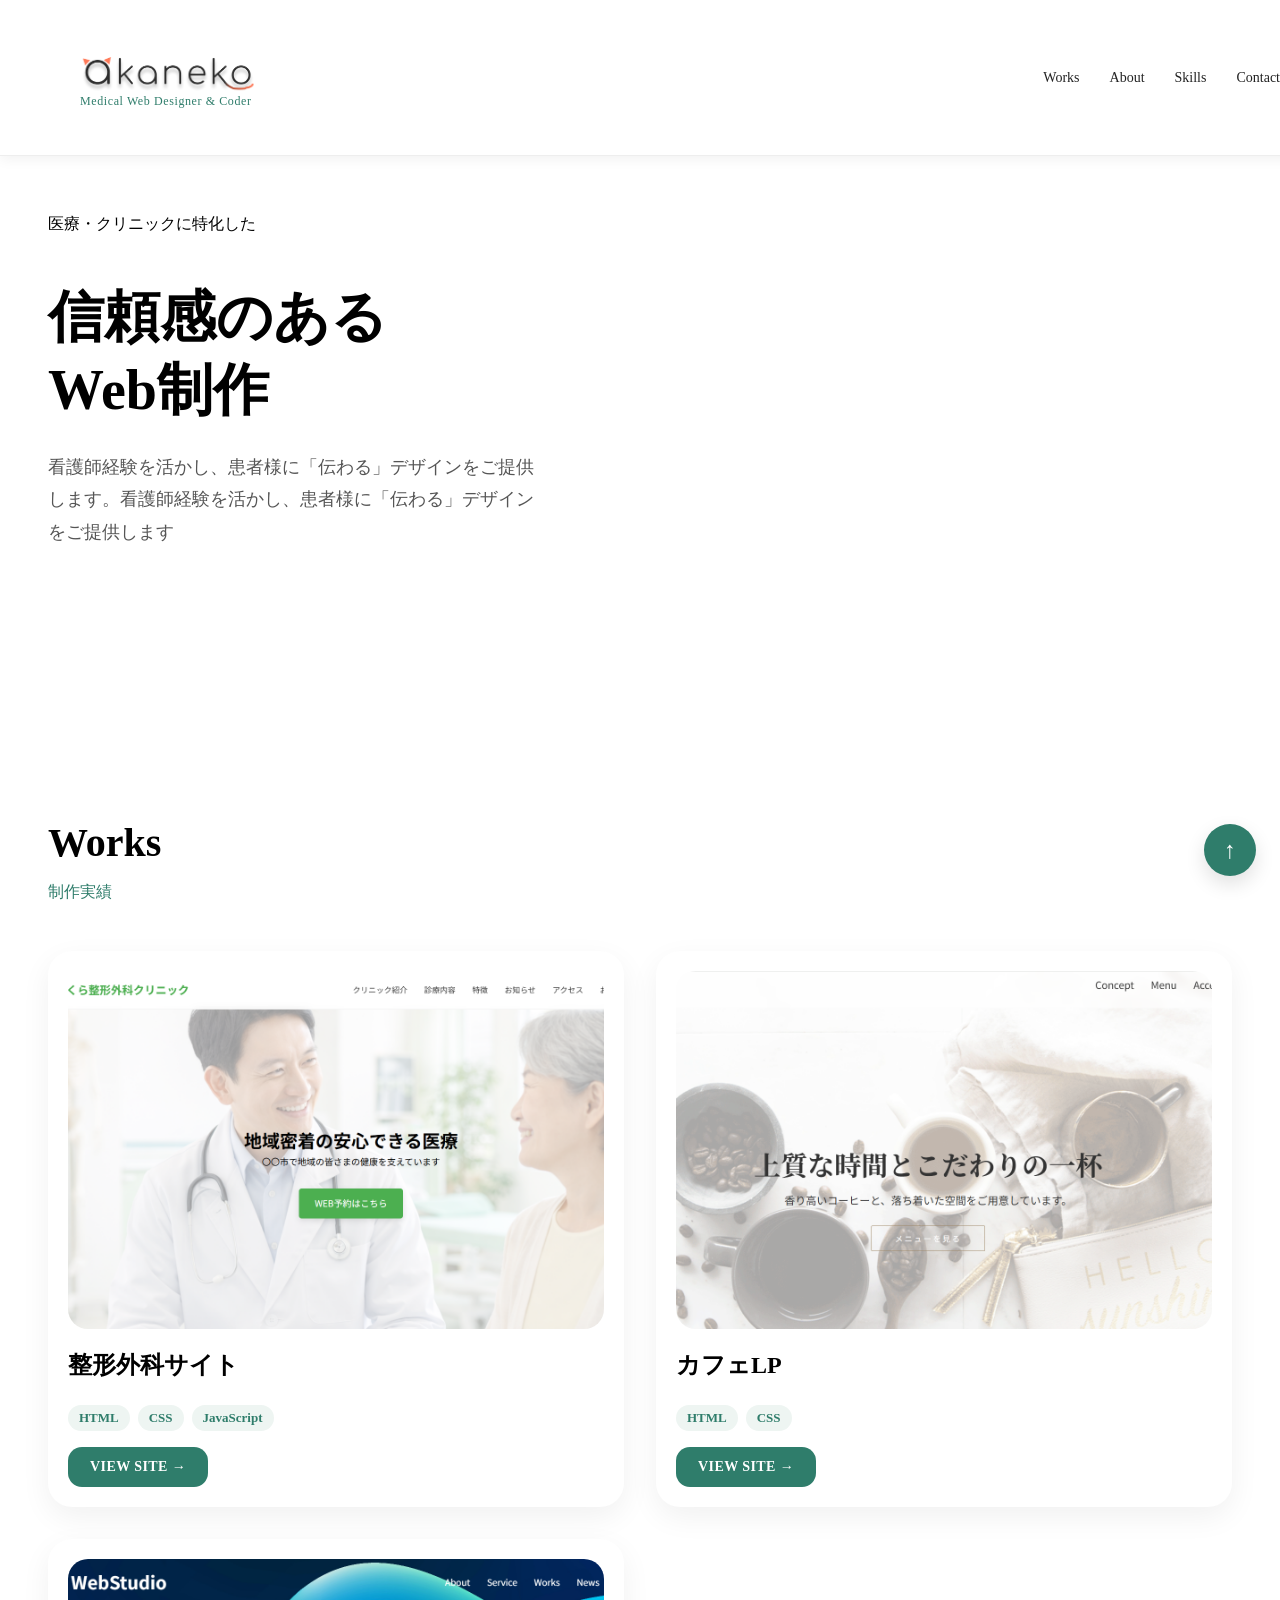
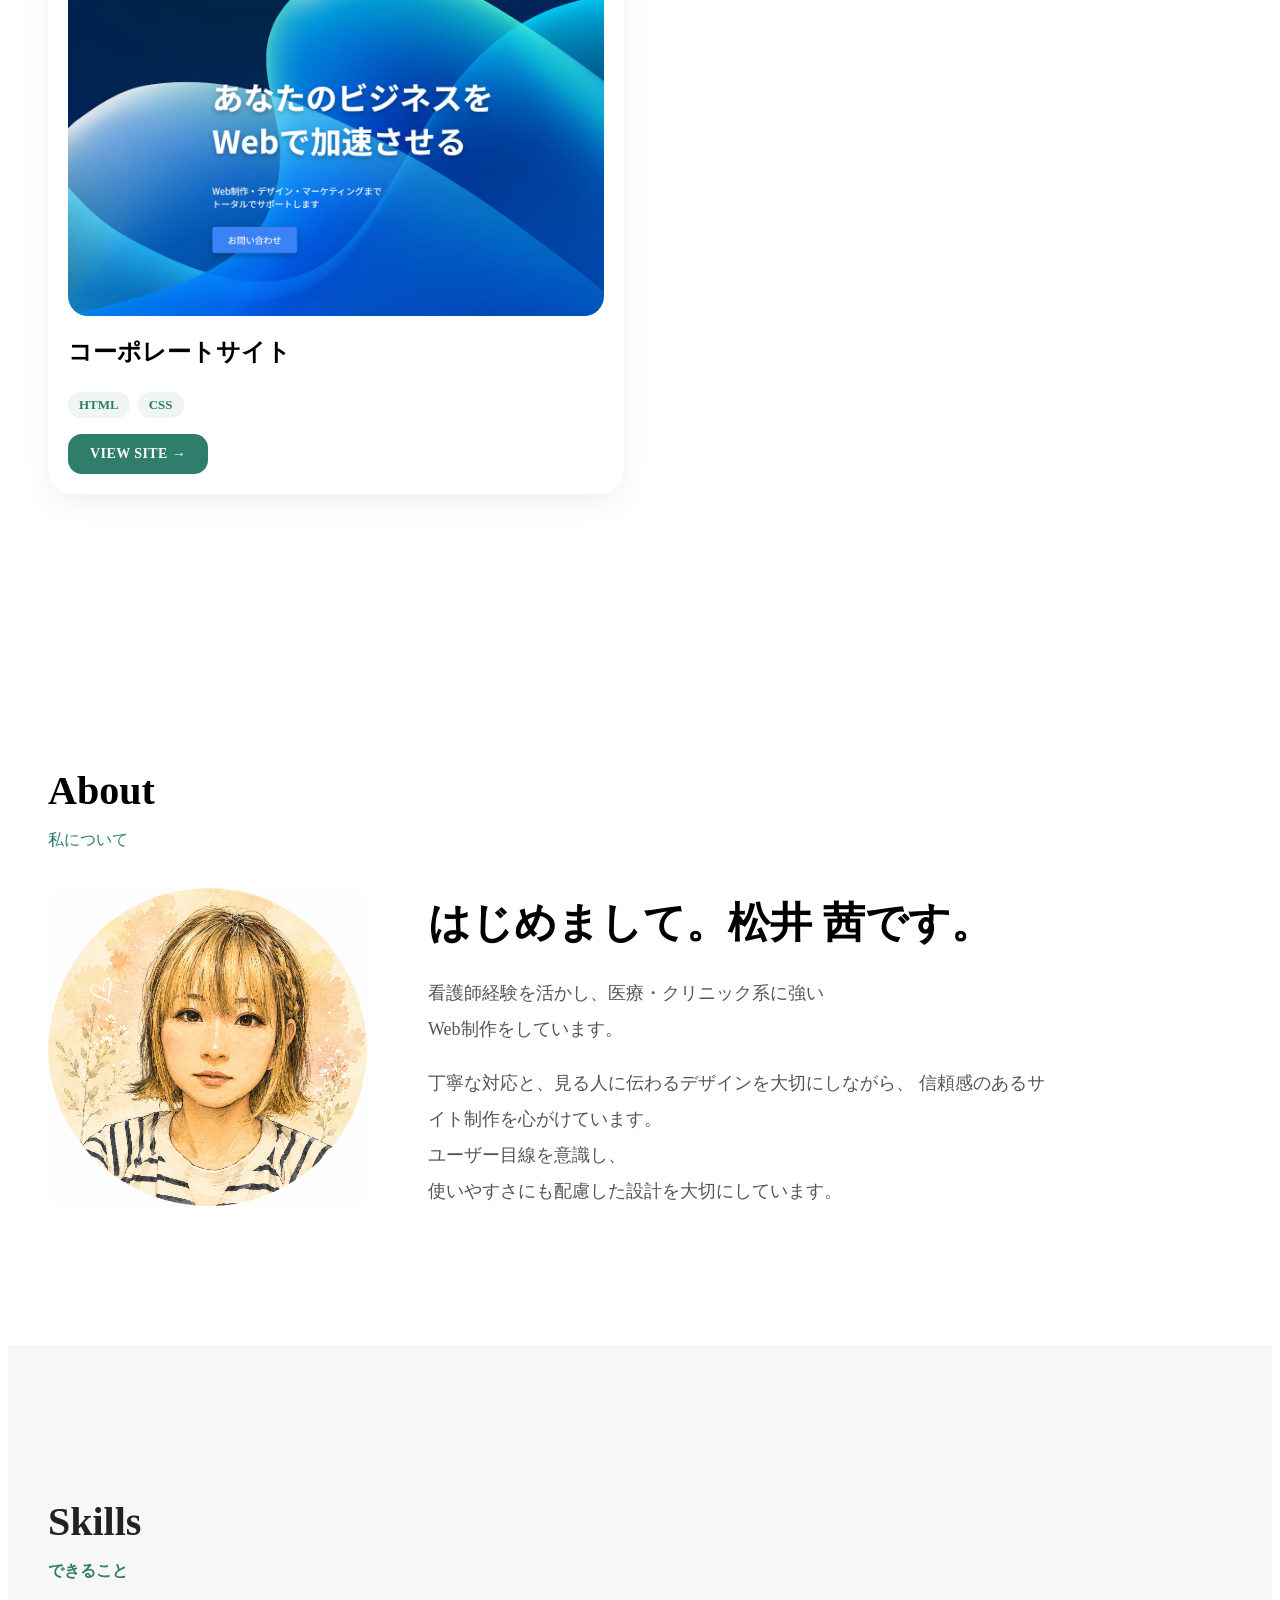
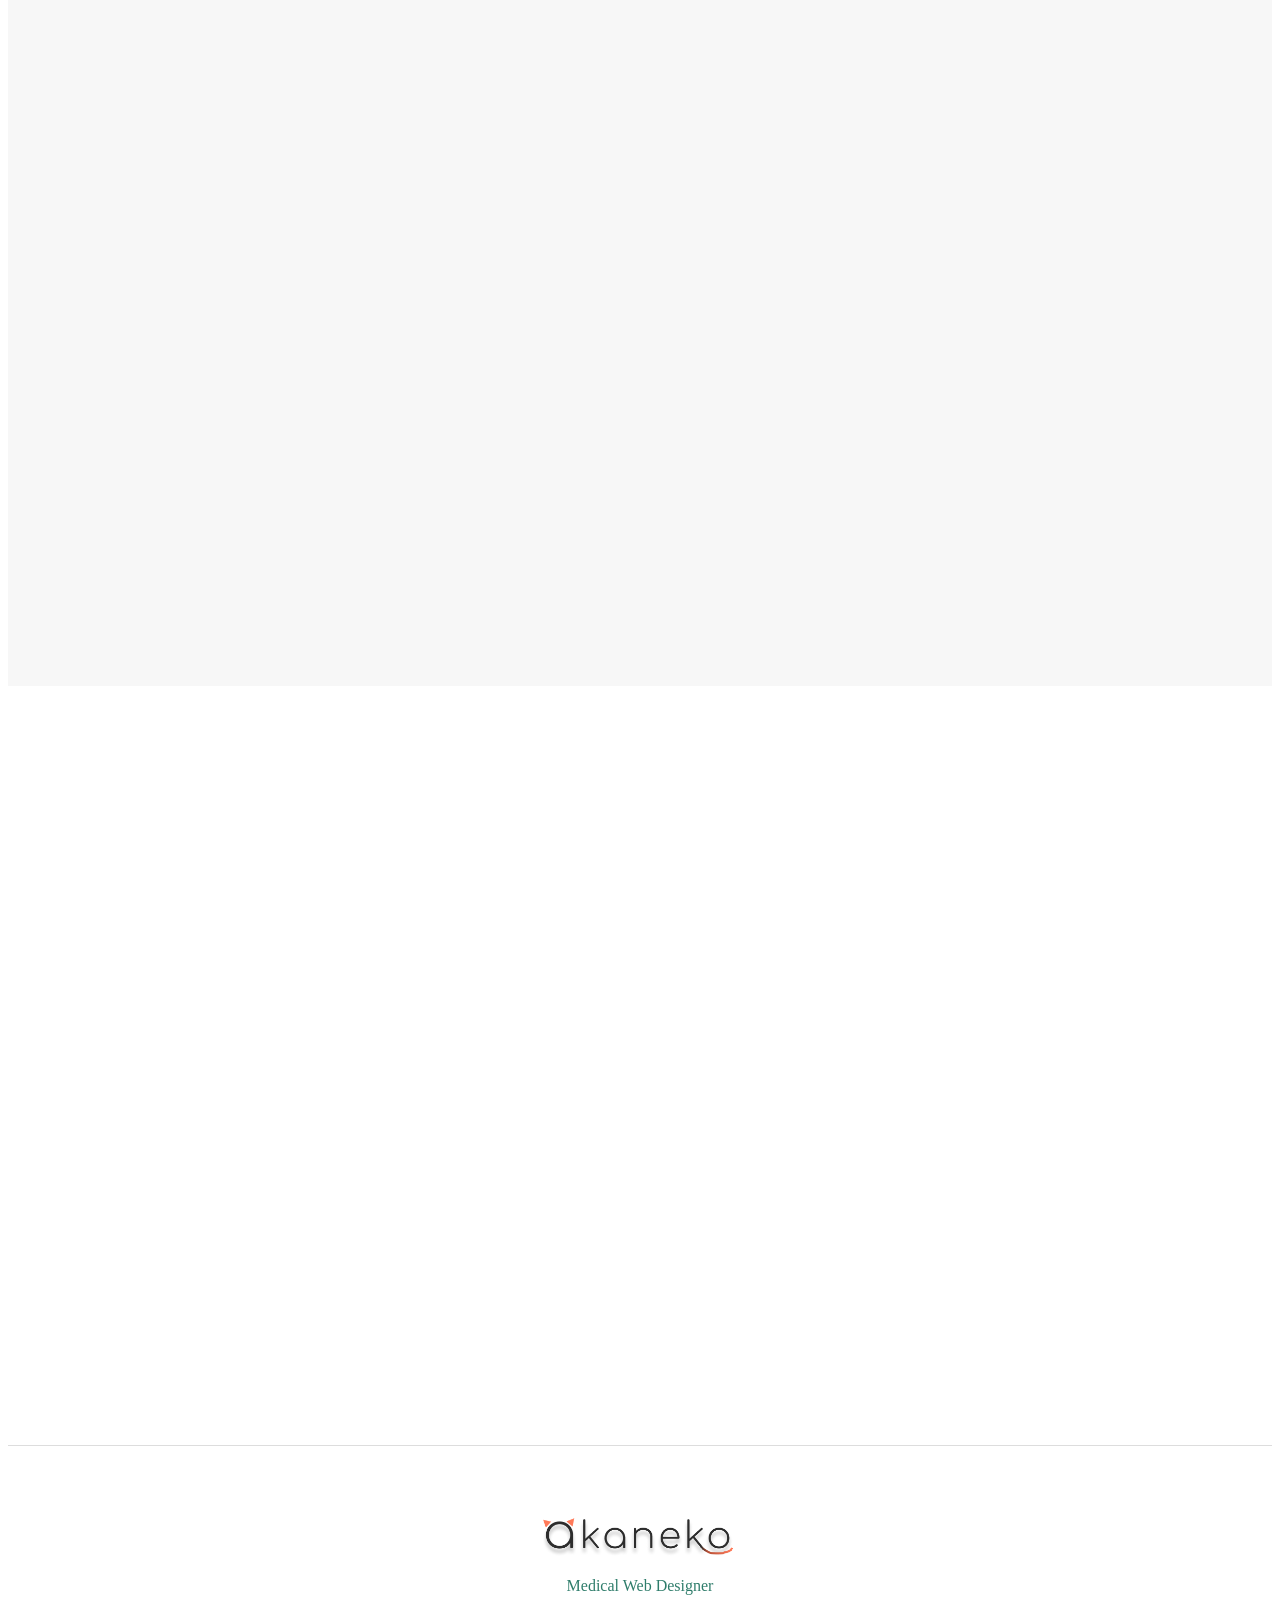
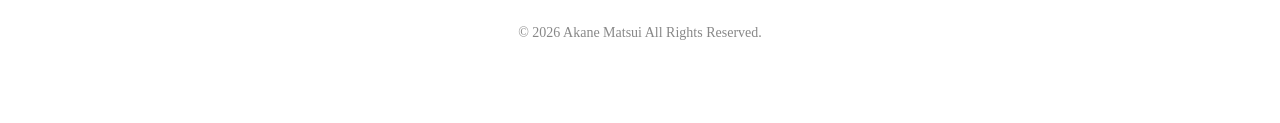
<file: index.html>
<!DOCTYPE html>
<html lang="ja">
  <head>
    <meta charset="UTF-8">
    <meta name="viewport" content="width=device-width, initial-scale=1.0">
    <title>portfolio | Akane Matsui</title>
    <link rel="stylesheet" href="css/style.css">
  </head>

  <body>
    <div id="top"></div>

    <!-- ヘッダー -->
  <header class="header">
    <div class="header-inner"> 

      <!-- ロゴ -->
      <div class="logo">
        <img src="img/logo_akaneko_light.png" alt="akanekoロゴ">
        <p class="logo-sub">Medical Web Designer & Coder</p>
      </div>   

      <button class="menu-btn">☰</button>

      <!-- ナビ -->
      <nav class="nav">
        <ul class="nav-list">
          <li><a href="#works">Works</a></li>
          <li><a href="#about">About</a></li>
          <li><a href="#skills">Skills</a></li>
          <li><a href="#contact">Contact</a></li>
        </ul>
      </nav> 

    </div>

  </header> 

    <!-- メイン -->
    <main>
       <section class="fv">
        <div class="fv-text">
          <p class="lead">医療・クリニックに特化した</p>
          <h1>信頼感のある<br>Web制作</h1>
          <p class="fv-sub" id="typing-text">看護師経験を活かし、患者様に「伝わる」デザインをご提供します。</p>
        </div> 

        <div class="fv-img">
            <img src="./img/fv.jpg" alt="医療web制作イメージ">
        </div>
      </section>

      <section id="works" class="works fade-up">
        <h2 class="section-title">Works</h2>
        <p class="section-sub">制作実績</p>

        <div class="works-list">

        
         <article class="work-card fade-up"> 
          
          <img src="./img/スクリーンショット 2026-04-19 014953.png" alt="クリニックサイト画像">
          <h3>整形外科サイト</h3>

          <div class="work-tags">
            <span>HTML</span>
            <span>CSS</span>
            <span>JavaScript</span>
          </div>

          <a href="./clinic/sakura_index.html"  
             class="work-btn"
             target="_blank">view site →
          </a>
         </article>
         
         <article class="work-card fade-up">
          
          <img src="./img/スクリーンショット 2026-04-19 015025.png" alt="カフェサイト画像">
          <h3>カフェLP</h3>

          <div class="work-tags">
            <span>HTML</span>
            <span>CSS</span>
          </div>
          <a href="./cafe/index.html"
             class="work-btn"
             target="_blank">view site →
          </a>
         </article>

         <article class="work-card fade-up">
         
          <img src="./img/スクリーンショット 2026-04-19 014937.png" alt="コーポレート画像">
          <h3>コーポレートサイト</h3>

          <div class="work-tags">
            <span>HTML</span>
            <span>CSS</span>
          </div>
          <a href="./corporate/index.html" class="work-btn"
             target="_blank">view site →
          </a>
          </article>
         

        </div>
      </section>

      <section id="about" class="about fade-up">

            <h2 class="section-title">About</h2>
            <p class="section-sub">私について</p>

        <div class="about-inner">

          <div class="about-img">
            <img src="./img/akaneko_10mb.png" alt="プロフィール画像">
          </div>

          <div class="about-text">
              <h3>はじめまして。松井 茜です。</h3>

            <p>看護師経験を活かし、医療・クリニック系に強い<br>
            Web制作をしています。</p>

            <p>丁寧な対応と、見る人に伝わるデザインを大切にしながら、
              信頼感のあるサイト制作を心がけています。<br>
              ユーザー目線を意識し、<br>使いやすさにも配慮した設計を大切にしています。
            </p>
          </div>

        </div>
      </section>

      <section id="skills" class="skills fade-up">

        <h2 class="section-title">Skills</h2>
        <p class="section-sub">できること</p>

        <div class="skills-list">

          <div class="skills-card fade-up">HTML / CSS</div>
          <div class="skills-card fade-up">JavaScript</div>
          <div class="skills-card fade-up">WordPress</div>
          <div class="skills-card fade-up">Figma</div>
          <div class="skills-card fade-up">Responsive Design</div>
          <div class="skills-card fade-up">GitHub</div>

        </div>
      </section>

      <section id="contact" class="contact fade-up">
        <h2 class="section-title">Contact</h2>
        <p class="section-sub">お問い合わせ</p>

        <div class="contact-box">
          <p class="contact-text">
            ご相談・ご依頼はお気軽にお問合せください。<br>
            医療・クリニック系サイト制作も承っております。
          </p>

          <a href="mailto:akane167512@gmail.com" class="contact-btn">
            お問い合わせ
          </a>
        </div>
      </section>


    </main>

    <!-- フッター -->
    <footer class="footer">
      <img src="img/footer_logo_light.png" alt="Akanekoロゴ">
      <p class="footer-sub">Medical Web Designer</p>
      <p class="footer-copy">© 2026 Akane Matsui All Rights Reserved.</p>
    </footer>

     <a href="#top" class="to-top">↑</a>
    
    <script src="./clinic/js/script.js"></script>
  </body>
</html>
</file>
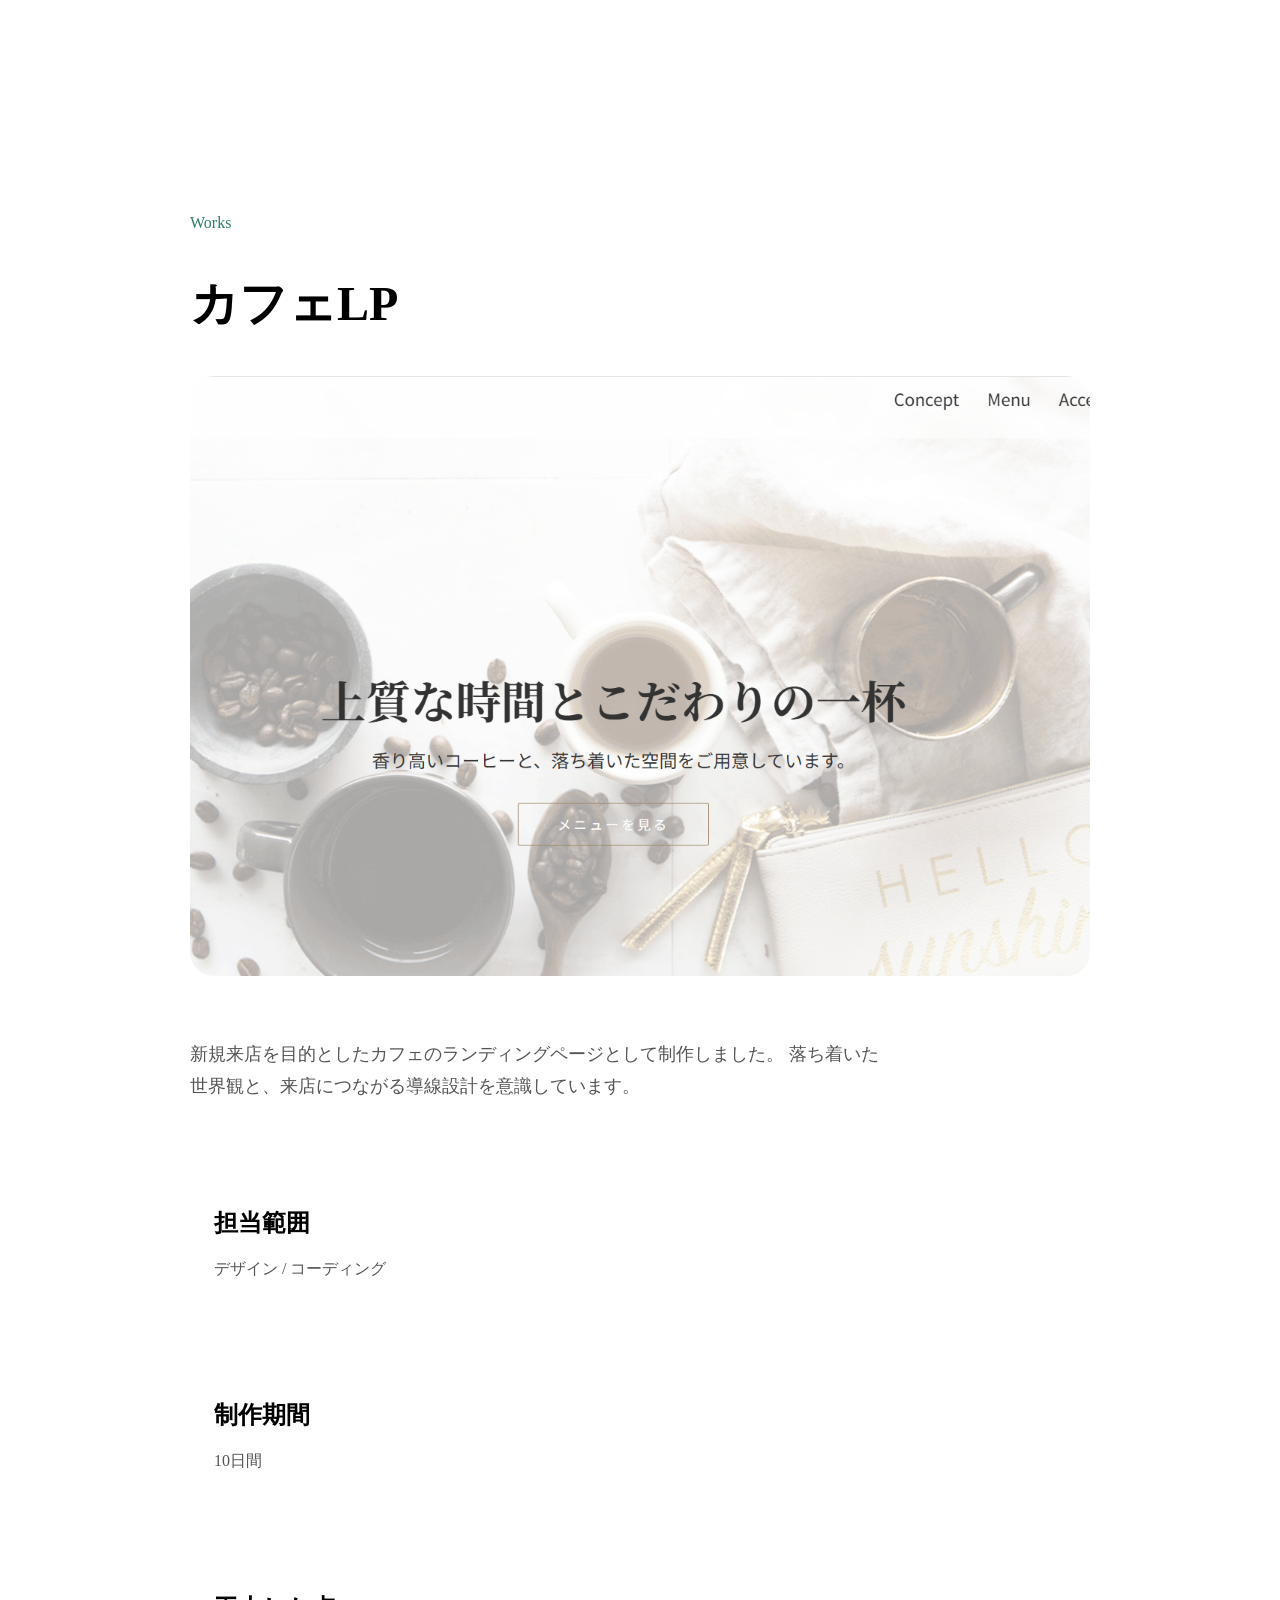
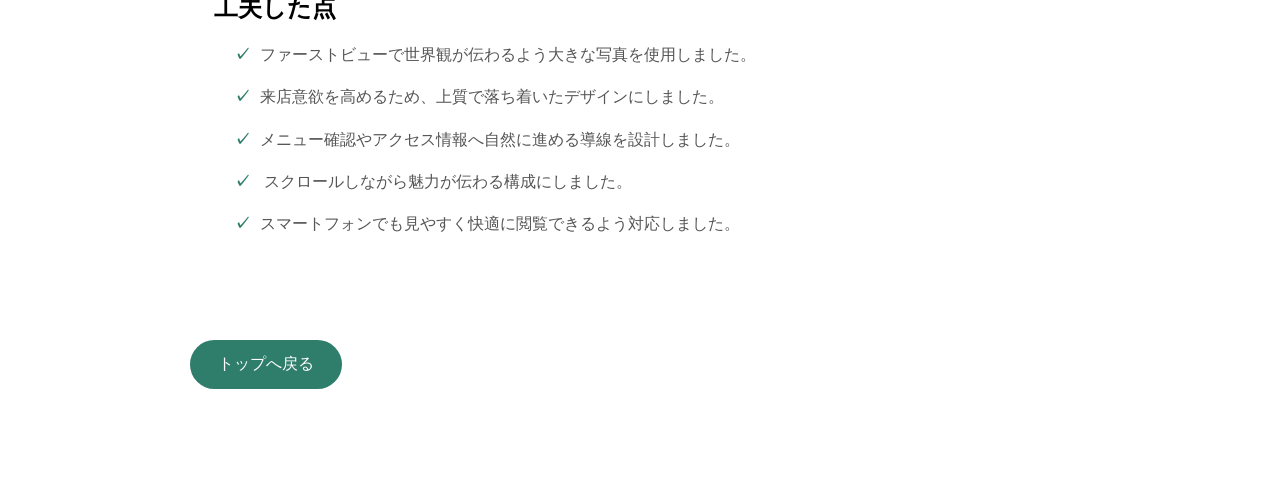
<file: cafe.html>
<!DOCTYPE html>
<html lang="ja">
  <head>
    <meta charset="UTF-8">
    <meta name="viewport" content="width=device-width, initial-scale=1.0">
    <title>整形外科クリニックサイト | Akane Matsui</title>
    <link rel="stylesheet" href="css/style.css">
  </head>

  <body>

    <section class="detail">

      <div class="detail-inner">

        <p class="detail-label">Works</p>
        <h1>カフェLP</h1>

        <img src="img/スクリーンショット 2026-04-19 015025.png" alt="cafeLP">


         <p class="detail-text">
          新規来店を目的としたカフェのランディングページとして制作しました。
          落ち着いた世界観と、来店につながる導線設計を意識しています。
         </p>

         <div class="detail-info">

          <div class="info-item">
            <h2>担当範囲</h2>
            <p>デザイン / コーディング</p>
          </div>
          
          <div class="info-item">
            <h2>制作期間</h2>
            <p>10日間</p>
          </div>

          <div class="info-item">
            <h2>工夫した点</h2>
            <ul class="point-list">
              <li>ファーストビューで世界観が伝わるよう大きな写真を使用しました。</li>
              <li>来店意欲を高めるため、上質で落ち着いたデザインにしました。</li>
              <li>メニュー確認やアクセス情報へ自然に進める導線を設計しました。</li>
              <li> スクロールしながら魅力が伝わる構成にしました。</li>
              <li>スマートフォンでも見やすく快適に閲覧できるよう対応しました。</li>
            </ul>
          </div>
          
         </div>
        <a href="index.html" class="back-btn">トップへ戻る</a>

      </div>

    </section>
    
  </body>
</html>
</file>
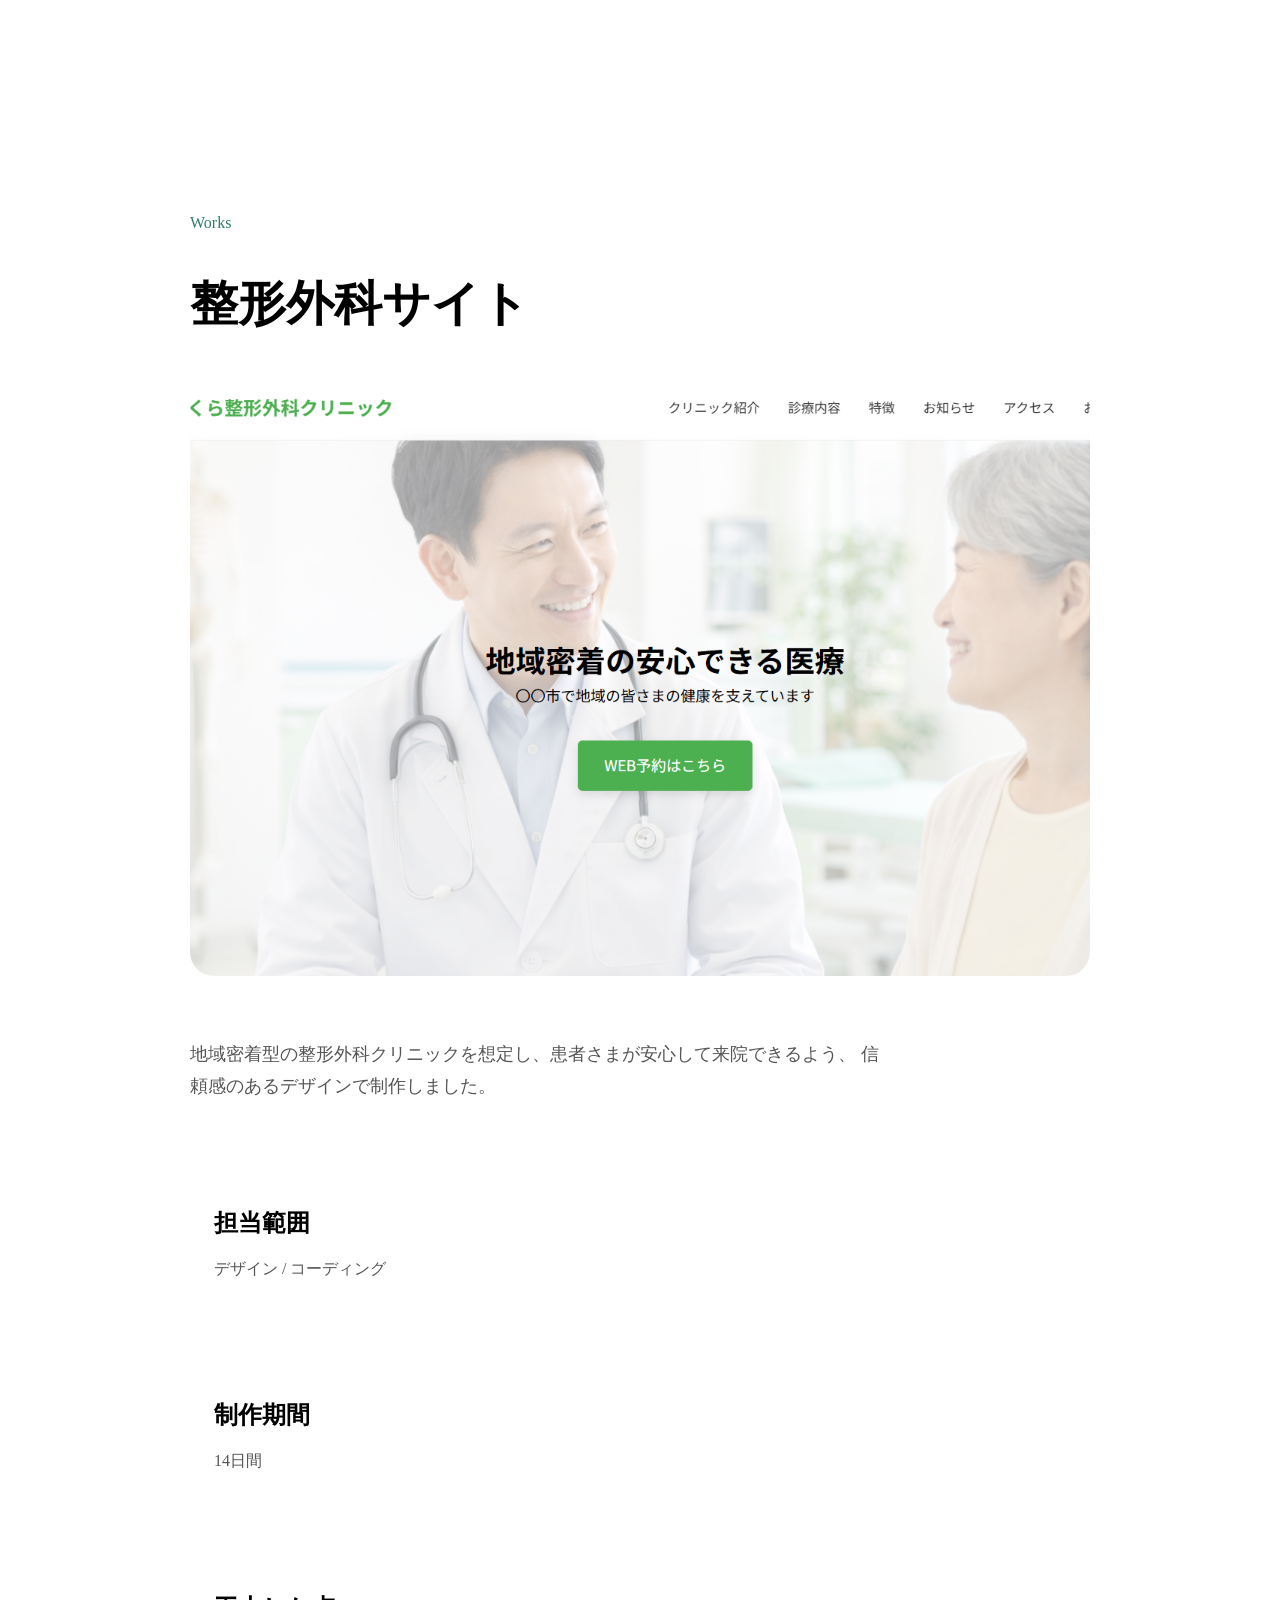
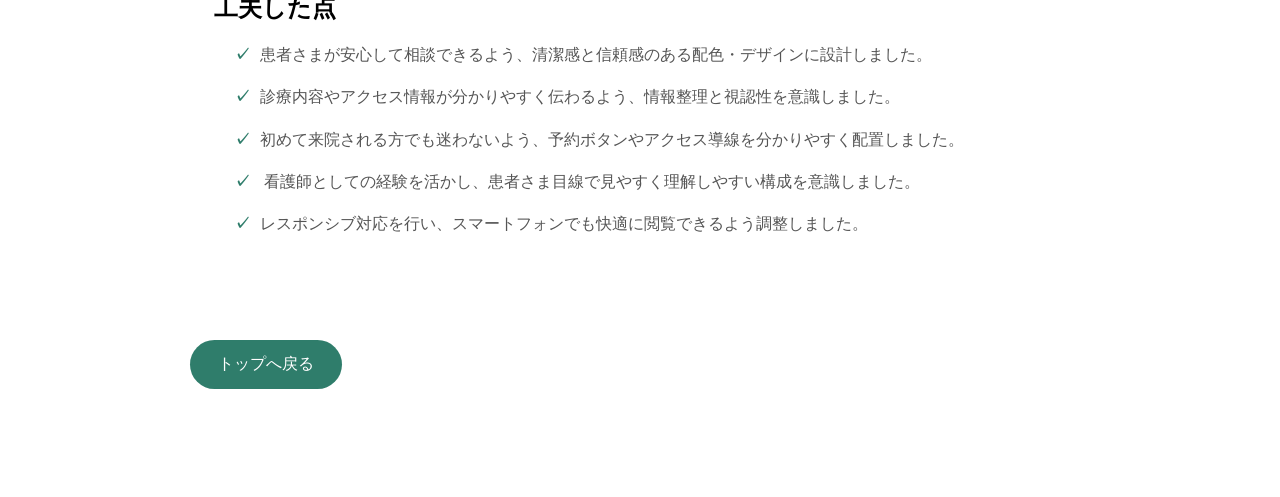
<file: clinic.html>
<!DOCTYPE html>
<html lang="ja">
  <head>
    <meta charset="UTF-8">
    <meta name="viewport" content="width=device-width, initial-scale=1.0">
    <title>整形外科クリニックサイト | Akane Matsui</title>
    <link rel="stylesheet" href="css/style.css">
  </head>

  <body>

    <section class="detail">

      <div class="detail-inner">

        <p class="detail-label">Works</p>
        <h1>整形外科サイト</h1>

        <img src="img/スクリーンショット 2026-04-19 014953.png" alt="整形外科クリニックサイト">


         <p class="detail-text">
          地域密着型の整形外科クリニックを想定し、患者さまが安心して来院できるよう、
          信頼感のあるデザインで制作しました。
         </p>

         <div class="detail-info">

          <div class="info-item">
            <h2>担当範囲</h2>
            <p>デザイン / コーディング</p>
          </div>
          
          <div class="info-item">
            <h2>制作期間</h2>
            <p>14日間</p>
          </div>

          <div class="info-item">
            <h2>工夫した点</h2>
            <ul class="point-list">
              <li>患者さまが安心して相談できるよう、清潔感と信頼感のある配色・デザインに設計しました。</li>
              <li>診療内容やアクセス情報が分かりやすく伝わるよう、情報整理と視認性を意識しました。</li>
              <li>初めて来院される方でも迷わないよう、予約ボタンやアクセス導線を分かりやすく配置しました。</li>
              <li> 看護師としての経験を活かし、患者さま目線で見やすく理解しやすい構成を意識しました。</li>
              <li>レスポンシブ対応を行い、スマートフォンでも快適に閲覧できるよう調整しました。
            </ul>
          </div>
          
         </div>
        <a href="index.html" class="back-btn">トップへ戻る</a>

      </div>

    </section>
    
  </body>
</html>
</file>
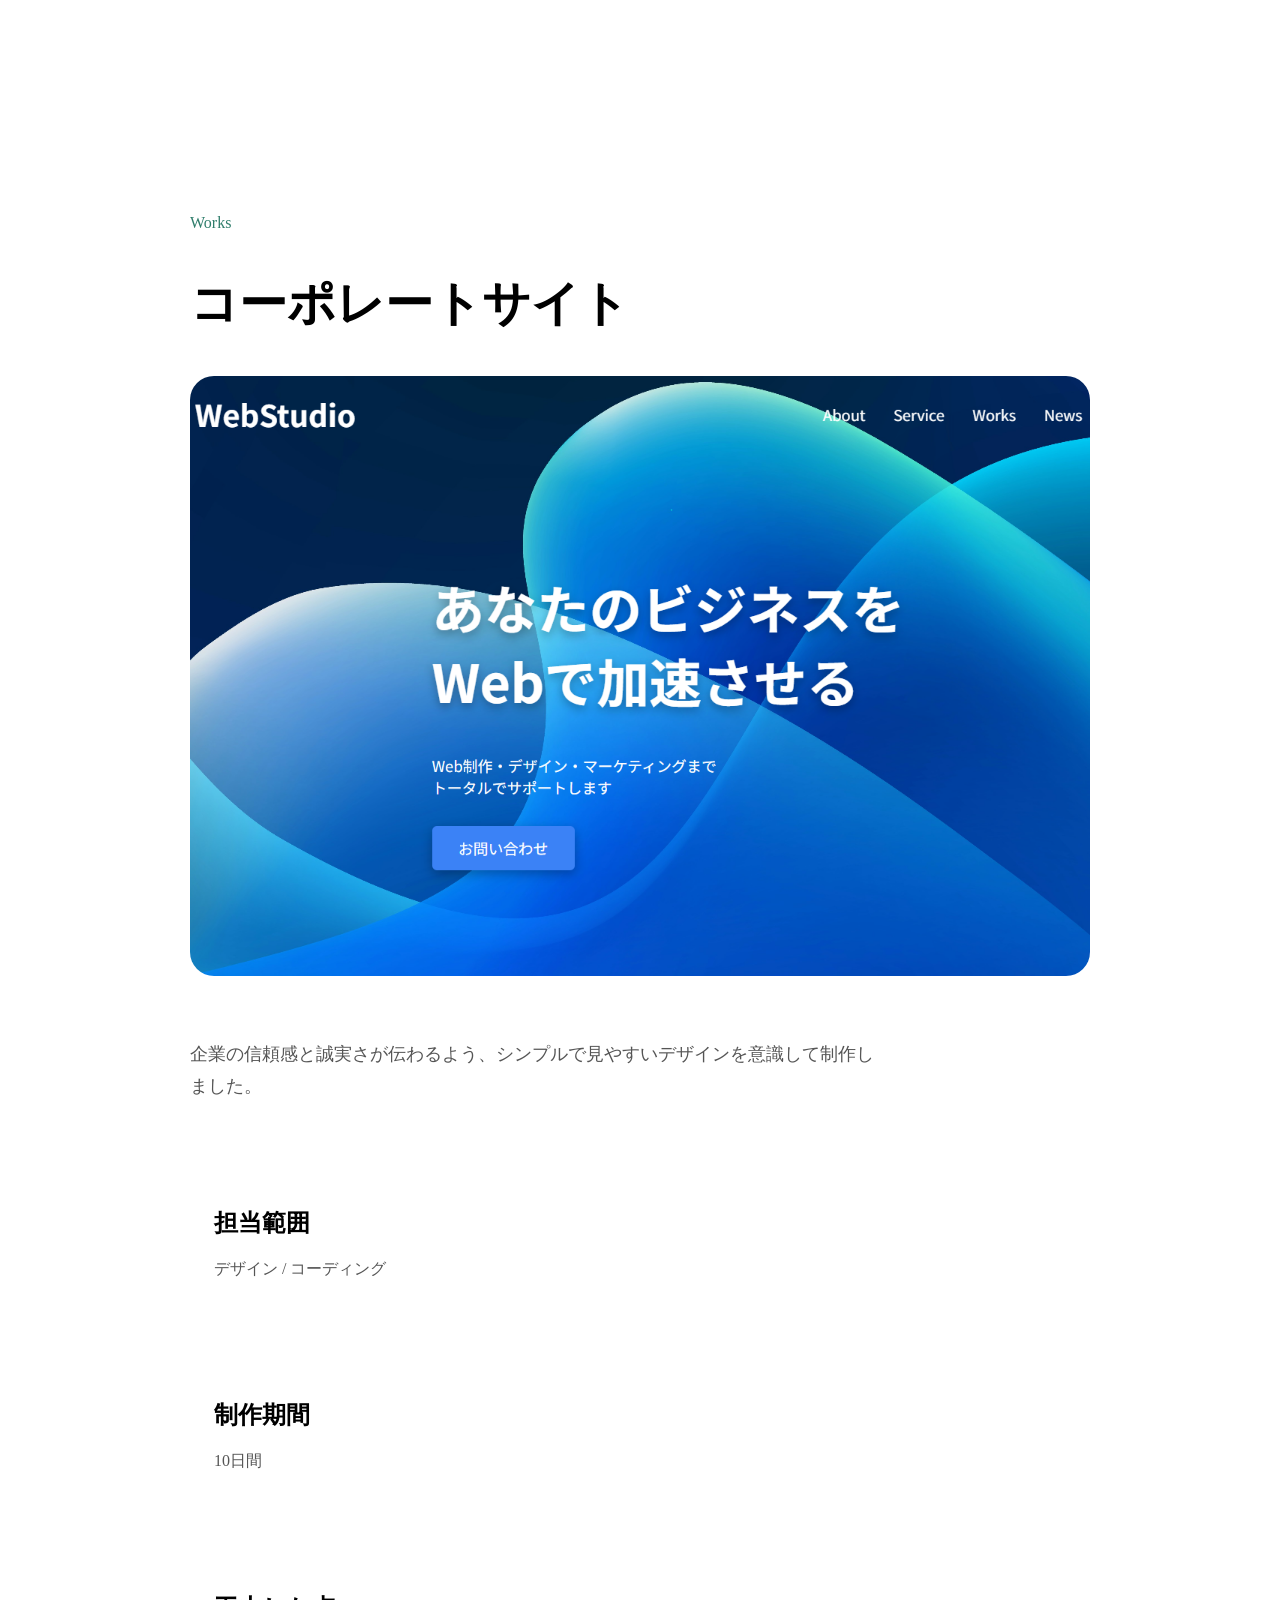
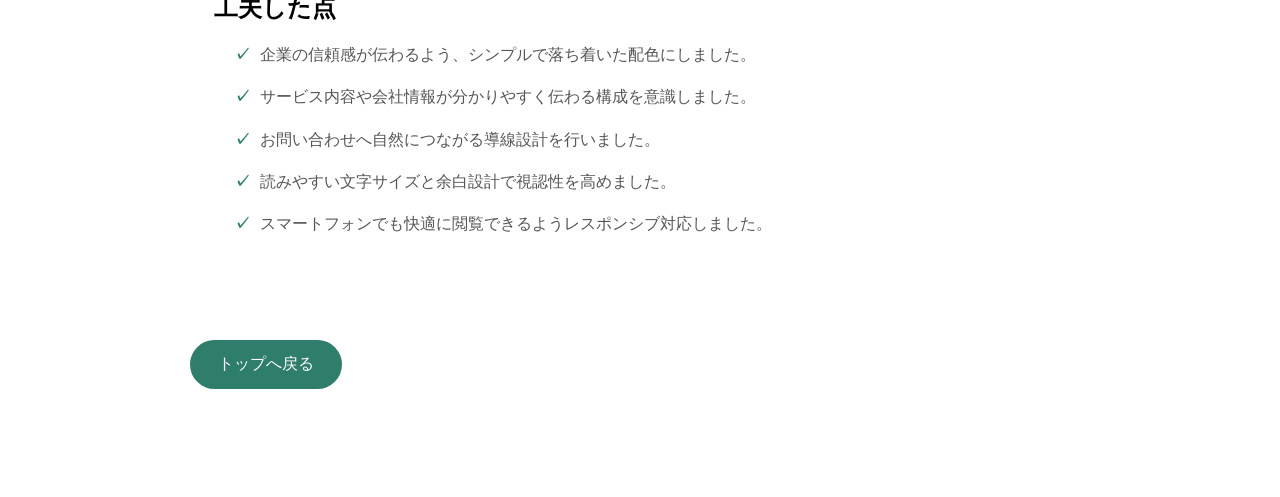
<file: corporate.html>
<!DOCTYPE html>
<html lang="ja">
  <head>
    <meta charset="UTF-8">
    <meta name="viewport" content="width=device-width, initial-scale=1.0">
    <title>コーポレートサイト | Akane Matsui</title>
    <link rel="stylesheet" href="css/style.css">
  </head>

  <body>

    <section class="detail">

      <div class="detail-inner">

        <p class="detail-label">Works</p>
        <h1>コーポレートサイト</h1>

        <img src="img/スクリーンショット 2026-04-19 014937.png" alt="コーポレートサイト">


         <p class="detail-text">
          企業の信頼感と誠実さが伝わるよう、シンプルで見やすいデザインを意識して制作しました。
         </p>

         <div class="detail-info">

          <div class="info-item">
            <h2>担当範囲</h2>
            <p>デザイン / コーディング</p>
          </div>
          
          <div class="info-item">
            <h2>制作期間</h2>
            <p>10日間</p>
          </div>

          <div class="info-item">
            <h2>工夫した点</h2>
            <ul class="point-list">
              <li>企業の信頼感が伝わるよう、シンプルで落ち着いた配色にしました。</li>
              <li>サービス内容や会社情報が分かりやすく伝わる構成を意識しました。</li>
              <li>お問い合わせへ自然につながる導線設計を行いました。</li>
              <li>読みやすい文字サイズと余白設計で視認性を高めました。</li>
              <li>スマートフォンでも快適に閲覧できるようレスポンシブ対応しました。
            </ul>
          </div>
          
         </div>
        <a href="index.html" class="back-btn">トップへ戻る</a>

      </div>

    </section>
    
  </body>
</html>
</file>
<file: css/style.css>
/* ヘッダー全体 */
.header{
  position:fixed;
  top:0;
  left:0;
  width:100%;
  z-index:1000;
  margin-bottom:40px;

  background:rgba(255,255,255, .75);
  backdrop-filter:blur(10px);
  padding:28px 40px;
  border-bottom:1px solid #eee;
  
  box-shadow:0 4px 12px rgba(0,0,0, .05);
}

/* 横並び */
.header-inner{
  max-width:1200px;
  margin:0 auto;
  padding:18px 40px;
  display:flex;
  justify-content:space-between;
  align-items:center;
}

/* ロゴ */
.logo{
  display:flex;
  flex-direction:column;
  gap:2px;
  align-items:flex-start;
}
.logo-name{
  font-size:28px;
  font-weight:500;
  color:#222;
}
.logo p{
  margin:0;
}
.logo img{
  width:180px;
  height:auto;
}
.logo{
  overflow:visible;
}
.logo-sub{
  font-size:12px;
  color:#2F7D6B;
  margin-top:-8px;
  letter-spacing: .05em;
}

/* ハンバーガーメニュー */
.menu-btn{
  display:none;
  font-size:28px;
  background:none;
  border:none;
  cursor:pointer;
}

/* ナビ */
.nav-list{
  display:flex;
  gap:30px;
  list-style:none;
}

.nav-list a{
  text-decoration:none;
  color:#222;
  font-size:14px;
  transition: .3s;
}

.nav-list a.active{
  color:#2F7D6B;
  font-weight:700;
}

/* ホバー */
.nav-list a:hover{
  color:#2F7D6B;
}

body{
  padding-top:90px;
}

/* ファーストビュー */
.fv{
  display:flex;
  align-items:center;
  justify-content:space-between;
  gap:80px;
  padding:100px 40px;
}
.fv-text{
  width:50%;
}
.fv-img{
  opacity:0;
  transform:translateY(30px);
  transition:all .8s ease;
  width:50%;
  margin-left:20px;
}
.fv-img img{
  width:100%;
  border-radius:24px;
}
.fv-img.show{
  opacity:1;
  transform:translateY(0);
}
.fv h1{
  font-size:56px;
  line-height:1.3;
  margin-bottom:24px;
}
.fv-sub{
  color:#555;
  line-height:1.8;
  font-size:18px;
  max-width:500px;
}

/* works */
.works{
  padding:120px 40px;
}
.section-title{
  font-size:40px;
  margin-bottom:8px;
}
.section-sub{
  color:#2F7D6B;
  margin-bottom:48px;
}
.works-list{
  display:grid;
  grid-template-columns:1fr 1fr;
  gap:32px;
}
.work-btn{
  display:inline-flex;
  justify-content:center;
  align-items:center;
  width:fit-content;

  margin-top:16px;
  padding:12px 22px;
  border-radius:14px;

  background:#2f7d6b;
  color:#fff;
  text-decoration:none;
  font-size:14px;
  font-weight:600;
  letter-spacing: .03em;

  text-transform:uppercase;
  transition: .3s;
}
.work-btn:hover{
  background:#25695a;
  transform:translateY(-2px);
}
.work-card{
  background:#fff;
  padding:20px;
  border-radius:24px;
  transition: transform 0.4s ease, box-shadow 0.4s ease;
  box-shadow:0 10px 30px rgba(0,0,0, .06);
  overflow:hidden;
  transition: .3s;
}
.work-card img{
  width:100%;
  border-radius:20px;
  aspect-ratio:3/2;
  object-fit:cover;
  border-radius:20px;
  display:block;
  transition:transform 0.5s ease;
}
.work-card:hover img{
  transform:scale(1.05);
}
.work-card:hover{
  transform:translateY(-6px);
  box-shadow:0 18px 40px rgba(0,0,0, .08);
}
.work-card h3{
  margin-top:20px;
  font-size:24px;
  font-weight:700;
}
.work-card p{
  color:#555;
  margin-top:8px;
  line-height:1.8;
}
.work-card a{
  display:block;
  text-decoration:none;
}
.work-tags{
  display:flex;
  flex-wrap:wrap;
  gap:8px;
  margin-top:18px;
}
.work-tags span{
  padding:5px 11px;
  background:#eef5f2;
  border-radius:999px;
  font-size:13px;
  color:#2f7d6b;
  font-weight:600;
}
.work-card:hover .work-tags span{
  transform:translateY(-2px);
}
/* 整形外科クリニック、カフェLP、コーポレートのリンク先 */
.detail{
  padding:100px 40px;
}

.detail-inner{
  max-width:900px;
  margin:0 auto;
}

.detail-label{
  color:#2F7D6B;
  margin-bottom:12px;
}

.detail h1{
  font-size:48px;
  margin-bottom:40px;
}

.detail img{
  width:100%;
  border-radius:24px;
  margin-bottom:40px;
}

.detail-text{
  font-size:18px;
  line-height:1.8;
  color:#555;
  margin-bottom:60px;
  max-width:700px;
}

.detail-info{
  display:grid;
  gap:32px;
}

.info-item h2{
  font-size:24px;
  margin-bottom:12px;
}

.info-item{
  background:#fff;
  padding:24px;
  border-radius:20px;
}
.info-item p{
  line-height:1.8;
  color:#555;
}

.point-list{
  list-style:none;
  padding:0;
  padding-left:20px;
  margin-top:16px;
}

.point-list li{
  line-height:1.9;
  margin-bottom:12px;
  color:#555;
}

.point-list li::before{
  content:"✓";
  color:#2F7D6B;
  margin-right:10px;
  font-weight:bold;
}

.back-btn{
  display:inline-block;
  margin-top:60px;
  padding:14px 28px;
  background:#2F7D6B;
  color:#fff;
  text-decoration:none;
  border-radius:999px;
}

.back-btn:hover{
  transform:translateY(-2px);
  opacity: .9;
}

/* about */
.about{
  padding:120px 40px;
}

.about-inner{
  display:flex;
  gap:60px;
  align-items:center;
}

.about-img{
  width:320px;
  flex-shrink:0;
}

.about-img img{
  width:100%;
  border-radius:24px;
  display:block;
}

.about-text{
  flex:1;
  max-width: 620px;
}

.about-text h3{
  font-size:42px;
  margin:24px 0;
}

.about-text p{
  font-size:18px;
  line-height:2;
  color:#555;
  margin-bottom:16px;
}

.about .section-title{
  margin-bottom:24px;
  text-align:left;
}

.about .section-title{
  margin-bottom:0;
}

.about .section-sub{
  margin-bottom:20px;
}

/* Skills */
.skills{
  color:#222;
  font-weight:600;
  padding:120px 40px;
  background:#f7f7f7;
}

.skills-list{
  display:grid;
  justify-content:center;
  grid-template-columns:repeat(3,1fr);
  gap:28px;
}

.skills-card{
  background:#fff;
  backdrop-filter:blur(10px);
  border:1px solid rgba(225,225,225, .6);
  border-radius:28px;
  padding:36px 20px;
  min-height:180px;

  display:flex;
  align-items:center;
  justify-content:center;
  text-align:center;

  font-size:24px;
  font-weight:700;
  letter-spacing: .2em;

  box-shadow:
    0 8px 24px rgba(0,0,0, .04),
    inset 0 1px 0 rgba(255,255,255, .8); 
  
  transition: .35s ease;
}

.skills-card:hover{
  transform:translateY(-6px) scale(1.03);
  box-shadow:0 18px 40px rgba(0,0,0, .08);
  color:#2f7d6b;
}

/*` コンタクト */
.contact{
  padding:100px 40px;
}

.contact-box{
  max-width:900px;
  margin:40px auto 0;
  background:#fff;
  border-radius:24px;
  padding:56px 64px;
  box-shadow:0 10px 30px rgba(0,0,0, .04);
  margin-top:40px;
}

.contact-text{
  font-size:20px;
  line-height:2;
  color:#444;
  margin-bottom:40px;
  max-width:700px;
}

.contact-btn{
  display:inline-block;
  background:#2f8f7b;
  color:#fff;
  text-decoration:none;
  padding:20px 46px;
  font-size:16px;
  border-radius:999px;
  font-weight:700;
  transition: .3s;
}

.contact-btn:hover{
  opacity: .9;
  transform:translateY(-4px);
  box-shadow:0 12px 24px rgba(0,0,0, .12);
}

/* footer */
.footer{
  margin-top:80px;
  padding:60px 20px;
  text-align:center;
  border-top:1px solid #ddd;
}

.footer img{
  width:200px;
  height:auto;
}
.footer-logo{
  font-size:28px;
  font-weight:700;
  margin-bottom:8px;
}

.footer-sub{
  font-size:16px;
  color:#2F7D6B;
  font-size:16px;
  margin-bottom:24px;
}

.footer-copy{
  margin-top:30px;
  font-size:14px;
  color:#888;
}

/* トップボタン */
.to-top{
  position:fixed;
  right:24px;
  bottom:24px;
  width:52px;
  height:52px;
  border-radius:50%;
  background:#2F7D6B;
  color:#fff;
  text-decoration:none;
  font-size:24px;
  font-weight:bold;
  display:flex;
  align-items:center;
  justify-content:center;
  box-shadow:0 8px 20px rgba(0,0,0, .12);
  transition: .3s;
  z-index:999;
}

.to-top:hover{
  transform:translateY(-4px);
  background:#25695a;
}
html{
  scroll-behavior:smooth;
}
section{
  scroll-margin-top:100px;
}

@media(max-width:768px){

  /* ハンバーガーメニュー */
  .header{
    padding:16px 0;
  }
  .header-inner{
    display:flex;
    justify-content:space-between;
    align-items:center;
    padding:0 20px;
  }
  .header-logo{
    font-size:18px;
    flex:1;
  }
  .header-sub{
    font-size:12px;
    margin-top:4px;
  }
  .menu-btn{
    margin-right:0;
    display:block;
    font-size:28px;
    background:none;
    border:none;
    cursor:pointer;

    padding:0;
    line-height:1;

    width:44px;
    height:44px;

    display:flex;
    align-items:center;
    justify-content:center;
  }

  body.menu-open::before{
    content:"";
    position:fixed;
    inset:0;
    background:rgba(0,0,0, .25);
    z-index:500;
    opacity:1;
    transform:translateY(-10px);
    transition: .3s;
  }

  /* ナビ（閉じた状態） */
  .nav{
    opacity:0;
    visibility:hidden;
    pointer-events:none;
    transform:translateY(-15px);
    transition: .35s ease;
    position:absolute;
    top:110%;
    right:16px;
    left:16px;
    width:auto;
    z-index:999;

    background:#fff;
    padding:24px;
    border-radius:24px;
    box-shadow:0 10px 30px rgba(0,0,0, .08);
  }

  /* ナビ（箱が開く） */
  .nav.open{
    opacity:1;
    visibility:visible;
    pointer-events:auto;
    transform:translateY(0);
    display:block;
  }

  /* 文字を隠す） */
  .nav li{
    opacity:0;
    transform:translateY(10px);
    transition: .3s;
  }
  .nav li:nth-child(1){
  transition-delay:.05s;
 }

 .nav li:nth-child(2){
  transition-delay:.1s;
 }

 .nav li:nth-child(3){
  transition-delay:.15s;
 }

 .nav li:nth-child(4){
  transition-delay:.2s;
 }

  /* 文字表示 */
  .nav.open li{
    opacity:1;
    transform:translateY(0);
  }
  .nav-list{
    display:flex;
    flex-direction:column;
    gap:18px;
    align-items:center;
  }
  .nav a.active{
    color:#2f7d6b;
    font-weight:700;
  }
  
  /* fv */
  .fv{
    padding:40px 24px;
    display:flex;
    flex-direction:column;
    gap:32px;
  }
  .fv-inner{
    flex-direction:column;
    gap:32px;
  }
  .fv-title{
    font-size:56px;
    line-height:1.1;
  }
  .fv-text{
    font-size:18px;
    line-height:1.8;
    order:2;
  }
  .fv-img{
    width:95%;
    max-width:480px;
    margin:0 auto;
    display:block;
    border-radius:28px;
  }
  .fv h1{
    font-size:44px;
    line-height:1.2;
  }
  .lead{
    font-size:18px;
    max-width:320px;
    line-height:1.8;
  }
  .fv-sub{
    font-size:18px;
    line-height:1.8;
    max-width:320px;
  }

  /* Works */
  .works-list{
    grid-template-columns:1fr;
  }
  
  /* About */
  .about-title{
    order:1;
  }
  .about-img{
    margin-bottom:24px;
    order:2;
  }
  .about-text{
    order:3;
  }
  .about-inner{
    flex-direction:column;
  }
  .about h2{
    margin-bottom:24px;
  }
  .about .section-title{
    margin-bottom:24px;
    text-align:left;
  }

  /* skills */
  .skills-list{
    grid-template-columns:repeat(2,1fr);
    gap:24px;
  }
  .skills-card{
    min-height:140px;
    font-size:20px;
    padding:24px 12px;
  }
  .skills-card:hover{
    transform:translateY(-6px);
    box-shadow:0 14px 28px rgba(0,0,0, .08);
  }

  /* Contact */
  .contact{
    padding:80px 24px;
  }

  /* nav */
  .nav-list{
    gap:16px;
    font-size:14px;
  }
}

/* スクロールアニメーション */
.fade-up{
  opacity:0;
  transform:translateY(40px);
  transition:all .8s ease;
}
.fade-up.show{
  opacity:1;
  transform:translateY(0);
}
</file>
